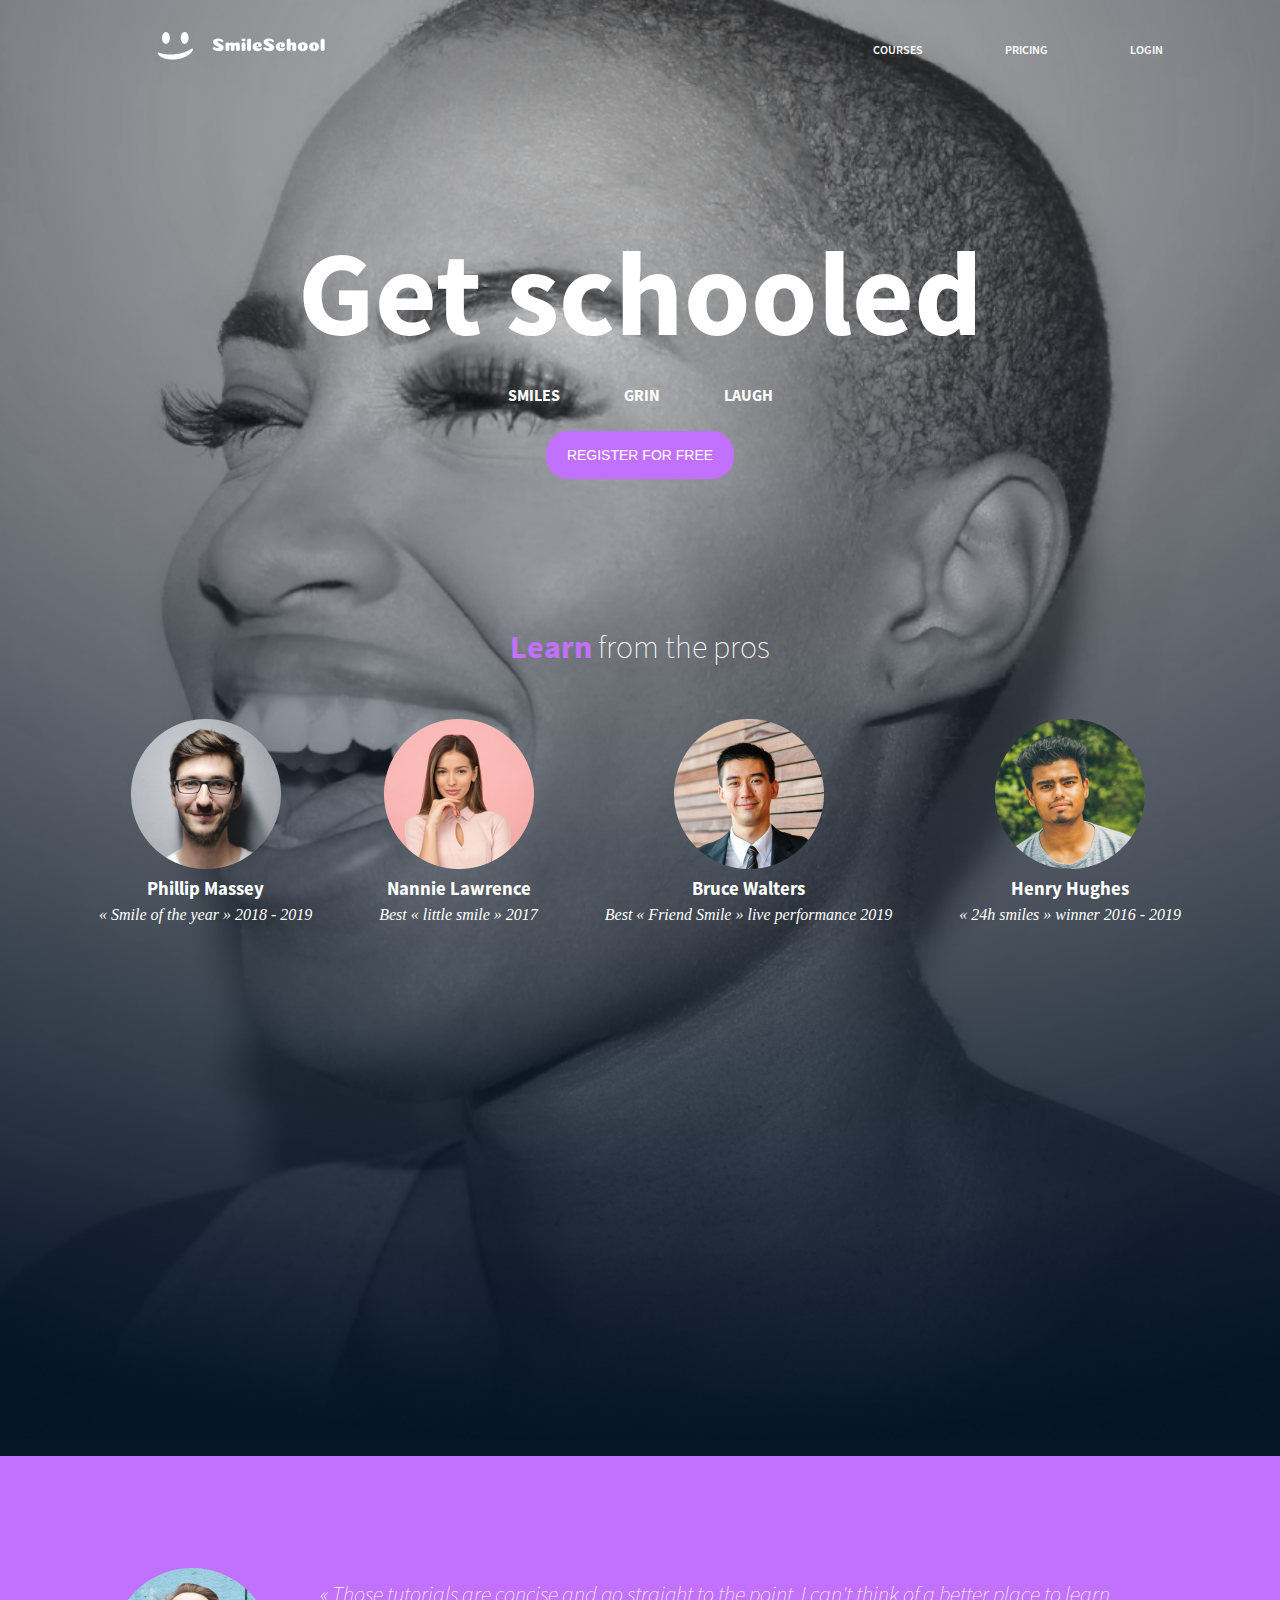
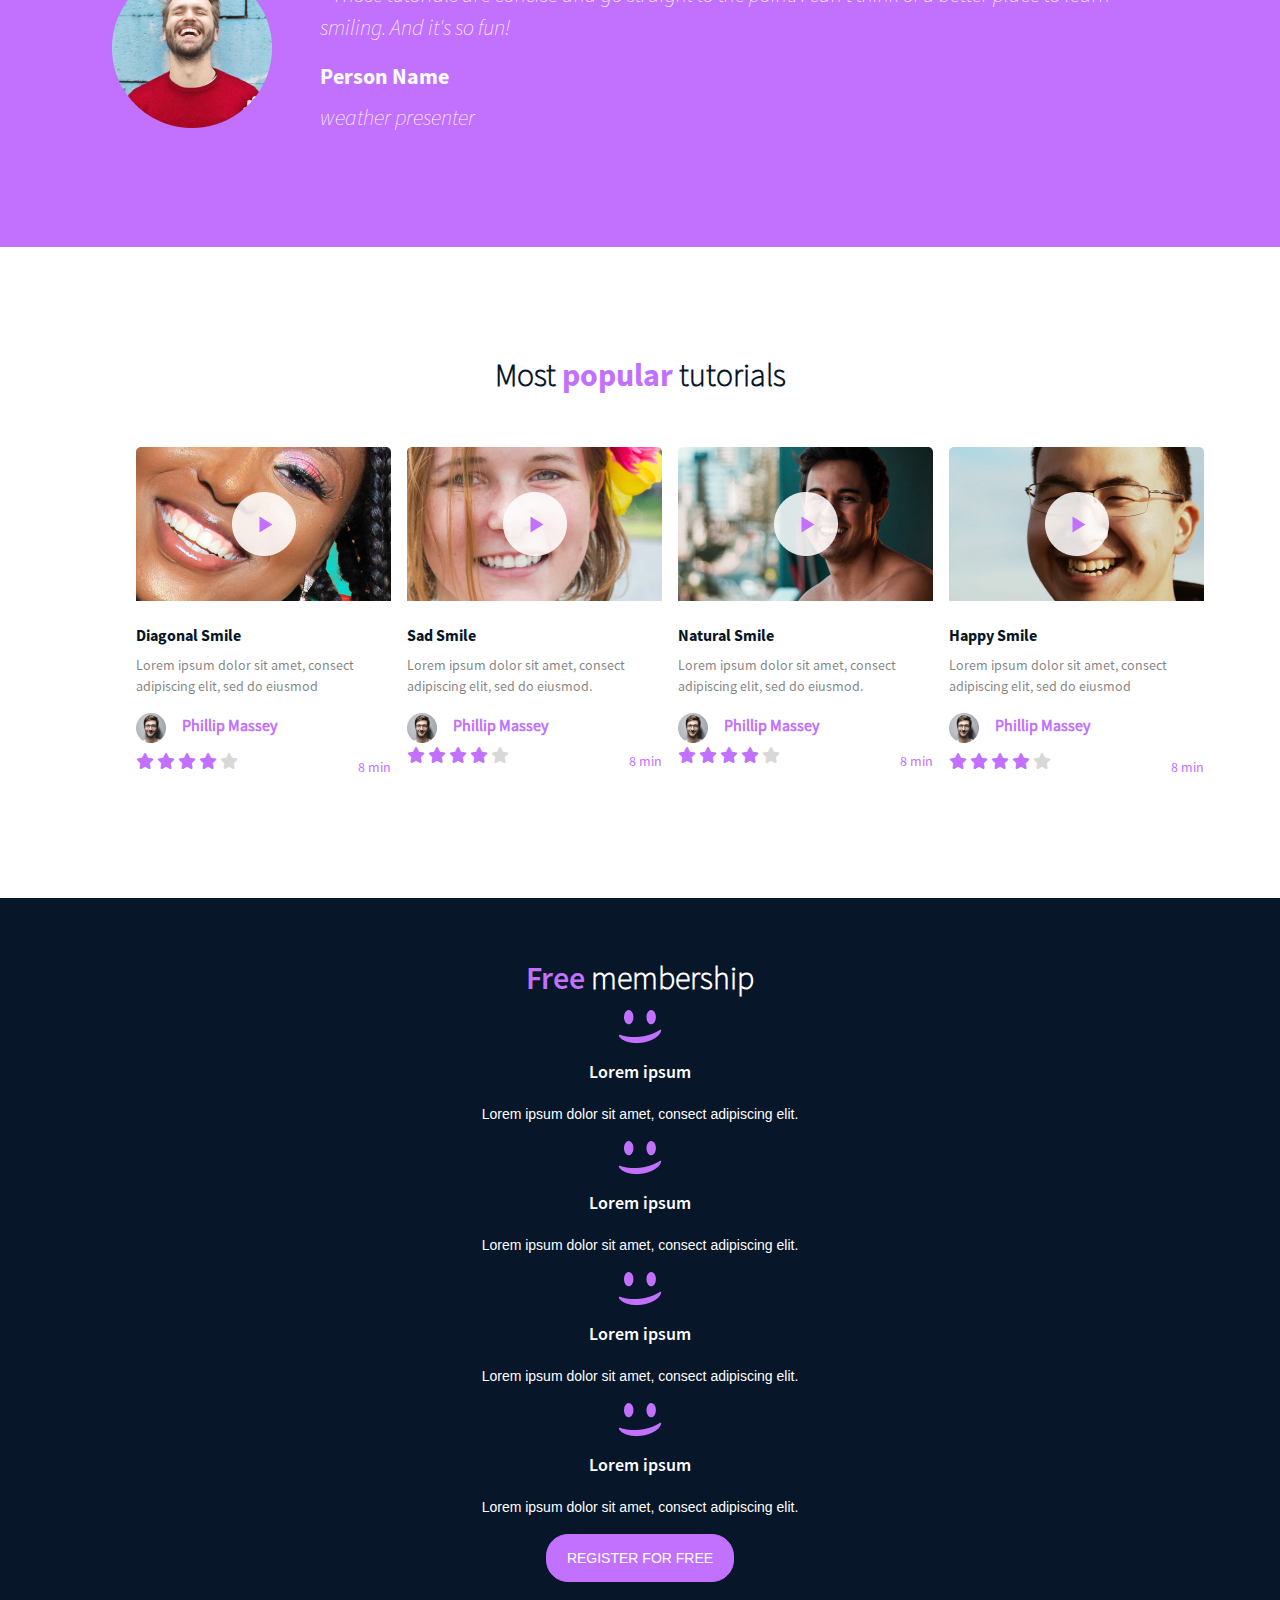
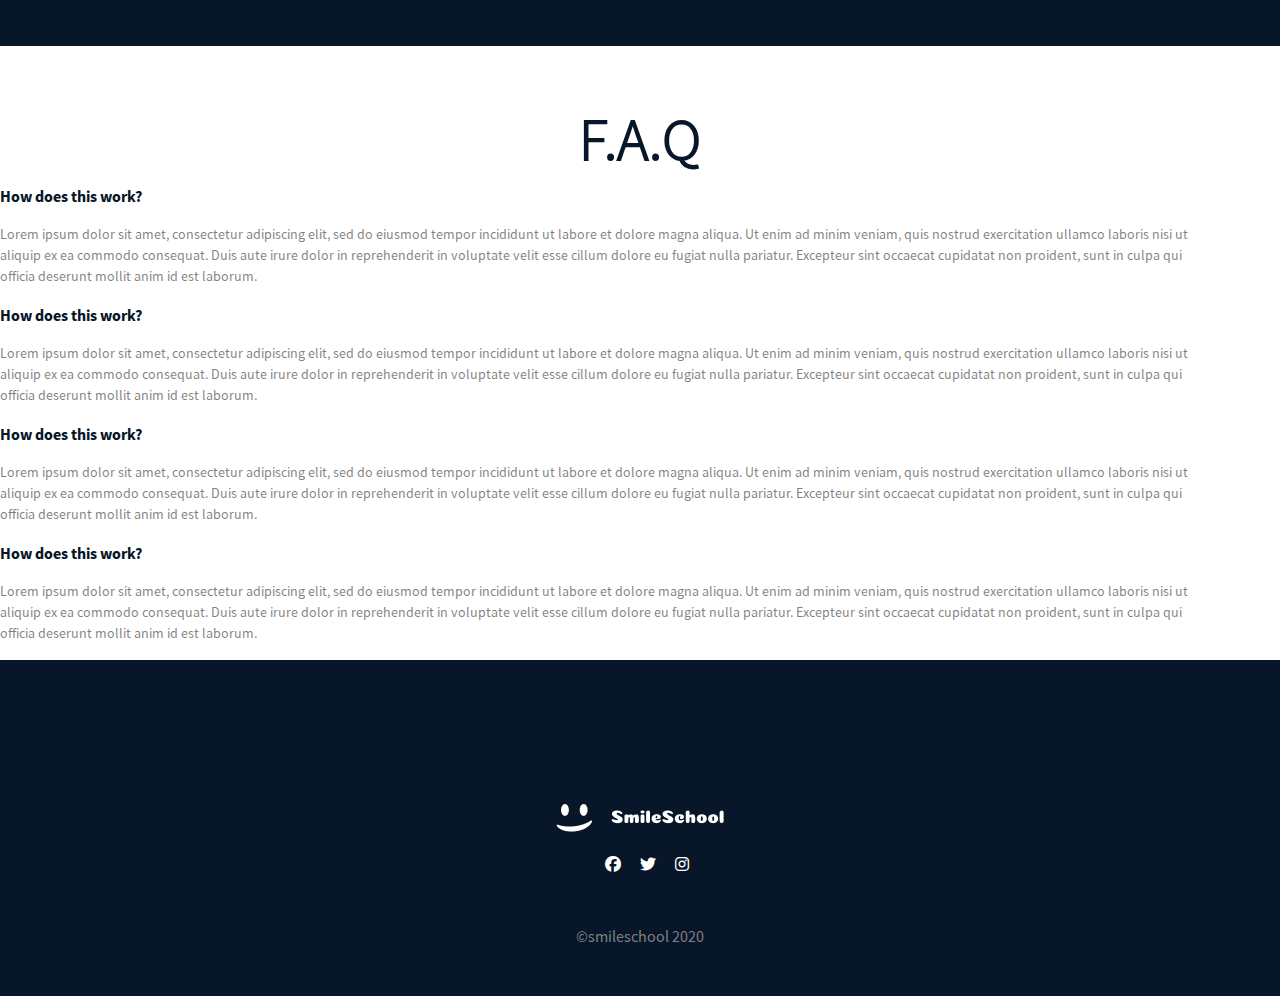
<file: css_advanced/index.html>
<!DOCTYPE html>
<html lang="en">
<head>
    <meta charset="UTF-8">
    <meta name="viewport" content="width=device-width, initial-scale=1.0">
    <title> Smile School</title>
    <link rel="icon" type="image/png" href="Resources/smile.png"/>
    <link rel="stylesheet" href="styles.css">
</head>
<body>
<div class="bg-image">
<header>
    <a href="index.html" class="heading">
            <img src="Resources/logo.png" alt="Smile School Logo">
    </a>
    <nav>
        <a href="courses.html" class="nav">COURSES</a>
        <a href="pricing.html" class="nav">PRICING</a>
        <a href="login.html" class="nav">LOGIN</a>   
    </nav>
</header>
<main>
    <section class ="banner">
        <article>
            <div class="overlay">
            <h1>Get schooled</h1>
            <div class="tags">
                <span>SMILES</span>
                <span>GRIN</span>
                <span>LAUGH</span>
            </div>
            </div>
            <button>REGISTER FOR FREE</button>
        </article>
        <section class ="teachers">
            <h2><span class="purple">Learn</span> <span>from the pros</span></h2>
            <article class="teacher-pics">
                <div class="phillip">
                    <figure>
                        <img src="Resources/phillip.png" alt="Phillip Massey">
                    </figure>
                    <h3>Phillip Massey</h3>
                    <p>&laquo; Smile of the year &raquo;
                    2018 - 2019</p>
                </div>
                <div class="nannie">
                    <figure>
                        <img src="Resources/nannielaw.png" alt="Nannie Lawrence">
                        
                    </figure>
                    <h3>Nannie Lawrence</h3>
                    <p>Best &laquo; little smile &raquo;
                    2017</p>
                </div>
                    <div class="Bruce">
                    <figure>
                        <img src="Resources/bruce.png" alt="Bruce Walters">
                        
                    </figure>
                    <h3>Bruce Walters</h3>
                    <p>Best &laquo; Friend Smile &raquo;
                    live performance 2019</p>
                </div>
                    <div class = "henry">
                    <figure>
                        <img src="Resources/henryh.png" alt="Henry Hughes">
                        
                    </figure>
                    <h3>Henry Hughes</h3>
                    <p>&laquo; 24h smiles &raquo; winner
                    2016 - 2019</p>
                    </div>
            </article>
        </section>
    </section>

    </div>
    <section class = "quote">
        <div>
        <figure>
            <img src="Resources/happpy man.png" alt="Happy man">
        </figure>
    </div>
        <article>
        <blockquote>
            <p>&laquo; Those tutorials are concise and go straight to the point. I can't think of a better place to learn smiling. And it's so fun!</p>
        
        </blockquote>
        <h3>Person Name</h3>
        <p>weather presenter</p>
        </article>
    </section>
    <section class = "videos">
        <h2>Most <span class="purple">popular</span> tutorials</h2>
        <div class="video-resources">
            <div class="diagonal-smile">
            <figure>
                <img src="Resources/video1.jpg" alt="Diagonal Smile Video Thumbnail">    
                
            </figure>
            <h3>Diagonal Smile</h3>
            <p>Lorem ipsum dolor sit amet, consect adipiscing elit, sed do eiusmod </p>
            <div class ="teacher">
                <figure>
                    <img src="Resources/phillip-avatar.png" alt="Phillip Massey">
                    
                </figure>
                <h4>Phillip Massey</h4>
            </div>
            <div class ="ratings">
                <div class="stars"> 
                <i class="fa-solid fa-star"></i>
                    <i class="fa-solid fa-star"></i>
                    <i class="fa-solid fa-star"></i>
                    <i class="fa-solid fa-star"></i>
                    <i class="fa-solid fa-star"></i>
                </div>
                <div class="time">
                <p>8 min</p>
                </div>
            </div>
            </div>
            <div class="sad-smile">
                <img src="Resources/video2.jpg" alt="Sad smile video Thumbnail">
                <h3>Sad Smile</h3>
                <p>Lorem ipsum dolor sit amet, consect adipiscing elit, sed do eiusmod.</p>
                <div class="teacher">
                    <img src="Resources/phillip-avatar.png" alt="Phillip Massey">
                    <h4>Phillip Massey</h4>
                </div>
                <div class="ratings">
                   <div class="stars"> 
                <i class="fa-solid fa-star"></i>
                    <i class="fa-solid fa-star"></i>
                    <i class="fa-solid fa-star"></i>
                    <i class="fa-solid fa-star"></i>
                    <i class="fa-solid fa-star"></i>
                </div>
                <div class="time">
                <p>8 min</p>
                </div>
            </div>
            </div>
            <div class ="natural-smile">
                <img src="Resources/video3.png" alt="Natural Smile Video Thumbnail">
                <h3>Natural Smile</h3>
                <p>Lorem ipsum dolor sit amet, consect adipiscing elit, sed do eiusmod.</p>
                <div class="teacher">
                    <img src="Resources/phillip-avatar.png" alt="Phillip Massey">
                    <h4>Phillip Massey</h4>
                </div>
                <div class="ratings">
                    <div class="stars"> 
                <i class="fa-solid fa-star"></i>
                    <i class="fa-solid fa-star"></i>
                    <i class="fa-solid fa-star"></i>
                    <i class="fa-solid fa-star"></i>
                    <i class="fa-solid fa-star"></i>
                </div>
                <div class="time">
                <p>8 min</p>
                </div>
            </div>
            </div>
            <div class ="happy-smile">
            <figure>
                <img src="Resources/video4.jpg" alt="Happy Smile Video Thumbnail">    
            </figure>
            <h3>Happy Smile</h3>
            <p>Lorem ipsum dolor sit amet, consect adipiscing elit, sed do eiusmod </p>
            <div class ="teacher">
                <figure>
                    <img src="Resources/phillip-avatar.png" alt="Phillip Massey">
                </figure>
                <h4>Phillip Massey</h4>
            </div>
            
            <div class ="ratings">
                   <div class="stars"> 
                <i class="fa-solid fa-star"></i>
                    <i class="fa-solid fa-star"></i>
                    <i class="fa-solid fa-star"></i>
                    <i class="fa-solid fa-star"></i>
                    <i class="fa-solid fa-star"></i>
                </div>
                <div class="time">
                <p>8 min</p>
                </div>
            </div>

            </div>
        </div>
    </section>
    <section class="membership">
        <h2><span class="purple">Free</span> membership</h2>
        <article>
            <div>
                <figure>
                    <img src="Resources/smile.png" alt="Membership">
                </figure>
                <h3>Lorem ipsum</h3>
                <p>Lorem ipsum dolor sit amet, consect adipiscing elit.</p>
            </div>
            <div>
                <figure>
                    <img src="Resources/smile.png" alt="Membership">
                </figure>
                <h3>Lorem ipsum</h3>
                <p>Lorem ipsum dolor sit amet, consect adipiscing elit.</p>
            </div>
            <div>
                <figure>
                    <img src="Resources/smile.png" alt="Membership">
                </figure>
                <h3>Lorem ipsum</h3>
                <p>Lorem ipsum dolor sit amet, consect adipiscing elit.</p>
            </div>
            <div>
                <figure>
                    <img src="Resources/smile.png" alt="Membership">
                </figure>
                <h3>Lorem ipsum</h3>
                <p>Lorem ipsum dolor sit amet, consect adipiscing elit.</p>
            </div>
        </article>
        <button>REGISTER FOR FREE</button>
    </section>
    <section class="faq">
        <h2>F.A.Q</h2>
        <article>
            <div>
               <h3>How does this work?</h3> 
               </div>
               <div>
               <p>Lorem ipsum dolor sit amet, consectetur adipiscing elit, sed do eiusmod tempor incididunt ut labore et dolore magna aliqua. Ut enim ad minim veniam, quis nostrud exercitation ullamco laboris nisi ut aliquip ex ea commodo consequat. Duis aute irure dolor in reprehenderit in voluptate velit esse cillum dolore eu fugiat nulla pariatur. Excepteur sint occaecat cupidatat non proident, sunt in culpa qui officia deserunt mollit anim id est laborum.</p>
            </div>
            <div>
               <h3>How does this work?</h3> 
               </div>
               <div>
               <p>Lorem ipsum dolor sit amet, consectetur adipiscing elit, sed do eiusmod tempor incididunt ut labore et dolore magna aliqua. Ut enim ad minim veniam, quis nostrud exercitation ullamco laboris nisi ut aliquip ex ea commodo consequat. Duis aute irure dolor in reprehenderit in voluptate velit esse cillum dolore eu fugiat nulla pariatur. Excepteur sint occaecat cupidatat non proident, sunt in culpa qui officia deserunt mollit anim id est laborum.</p>
            </div>
        </article>
        <article>
            <div>
               <h3>How does this work?</h3>
               </div>
               <div> 
               <p>Lorem ipsum dolor sit amet, consectetur adipiscing elit, sed do eiusmod tempor incididunt ut labore et dolore magna aliqua. Ut enim ad minim veniam, quis nostrud exercitation ullamco laboris nisi ut aliquip ex ea commodo consequat. Duis aute irure dolor in reprehenderit in voluptate velit esse cillum dolore eu fugiat nulla pariatur. Excepteur sint occaecat cupidatat non proident, sunt in culpa qui officia deserunt mollit anim id est laborum.</p>
            </div>
            <div>
               <h3>How does this work?</h3> 
               </div>
               <div>
               <p>Lorem ipsum dolor sit amet, consectetur adipiscing elit, sed do eiusmod tempor incididunt ut labore et dolore magna aliqua. Ut enim ad minim veniam, quis nostrud exercitation ullamco laboris nisi ut aliquip ex ea commodo consequat. Duis aute irure dolor in reprehenderit in voluptate velit esse cillum dolore eu fugiat nulla pariatur. Excepteur sint occaecat cupidatat non proident, sunt in culpa qui officia deserunt mollit anim id est laborum.</p>
            </div>
        </article>
    </section>
</main>
<footer>
    <section>
        <article>
            <figure>
                <img src="Resources/logo.png" alt="Smile School Logo">
            </figure>
            <div>
                 <i class="fa-brands fa-facebook"></i>
                    <i class="fa-brands fa-twitter"></i>
                    <i class="fa-brands fa-instagram"></i>
            </div>
        </article>
        <p>&copy;smileschool 2020</p>
    </section>
</footer>
</body>
</html>
</file>
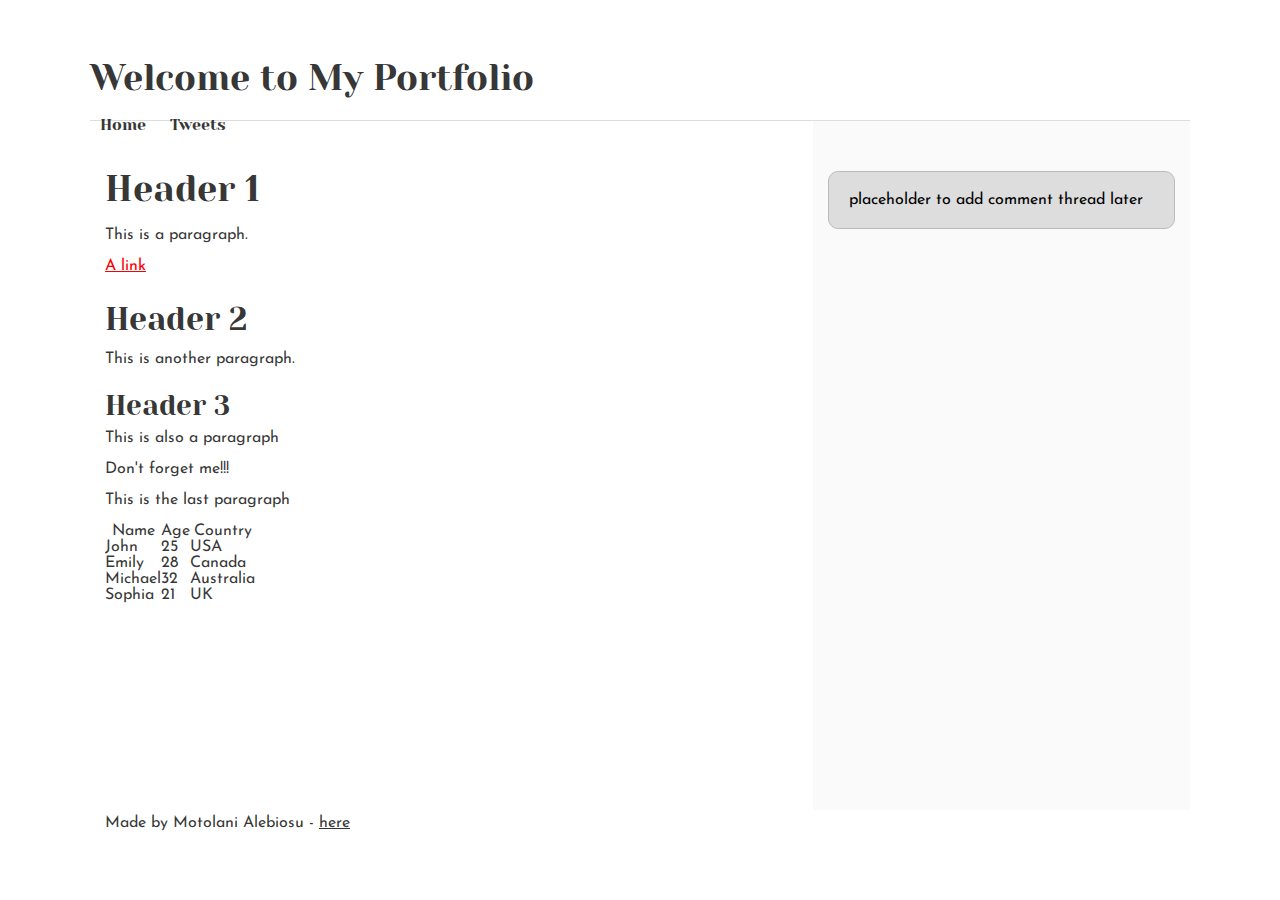
<file: css_basic/index.html>
<!DOCTYPE html>
<html lang ="en">
    <head>
        <meta charset="utf-8"> 
        <meta name="viewport" content="width=device-width, initial-scale=1.0">    
        <title>
My Portfolio
        </title>
        <link href="base.css" rel="stylesheet">
        <link href="styles.css" rel="stylesheet">
    </head>
    <body>
        <header>
            <h1>Welcome to My Portfolio</h1>
            <nav>
                <ul>
                <li><a href="index.html">Home</a></li>
                <li><a href="tweets.html">Tweets</a></li>
            </ul>
            </nav>
            
        </header>
       <main>
         <article><h1>Header 1</h1>
        <p>This is a paragraph.</p>
        <a href="https://i.ibb.co/gTDZZT8/ALX-Logo-07.png">A link</a>

        <h2>Header 2</h2>
        <p>This is another paragraph.</p>
        <h3>Header 3</h3>
        <p> This is also a paragraph</p>
        <p>Don't forget me!!!</p>
        <p>This is the last paragraph</p>
    <table>
        <thead>
    <tr>
<th>Name</th>
<th>Age</th>
<th>Country</th>    
</tr>
</thead>
<tbody>
<tr>
    <td>
        John
    </td>
    <td>25</td>
<td>USA</td>
</tr>
<tr>
    <td>Emily</td>
<td>28</td>
<td>Canada</td>
</tr>
<tr>
<td>Michael
</td>
<td>32</td>
<td>Australia</td>
</tr>    
<tr>
    <td>Sophia</td>
    <td>21</td>
    <td>UK</td>
</tr>
</tbody>
</table>    
    </article>
        <aside>
            <p>placeholder to add comment thread later</p>
    </aside>
    </main>
    <footer>
        <p>Made by Motolani Alebiosu - <a href="www.sites.google.com/view/motolani-alebiosu" target="_blank">here</a></p>
    </footer>
    </body>
</html>
</file>
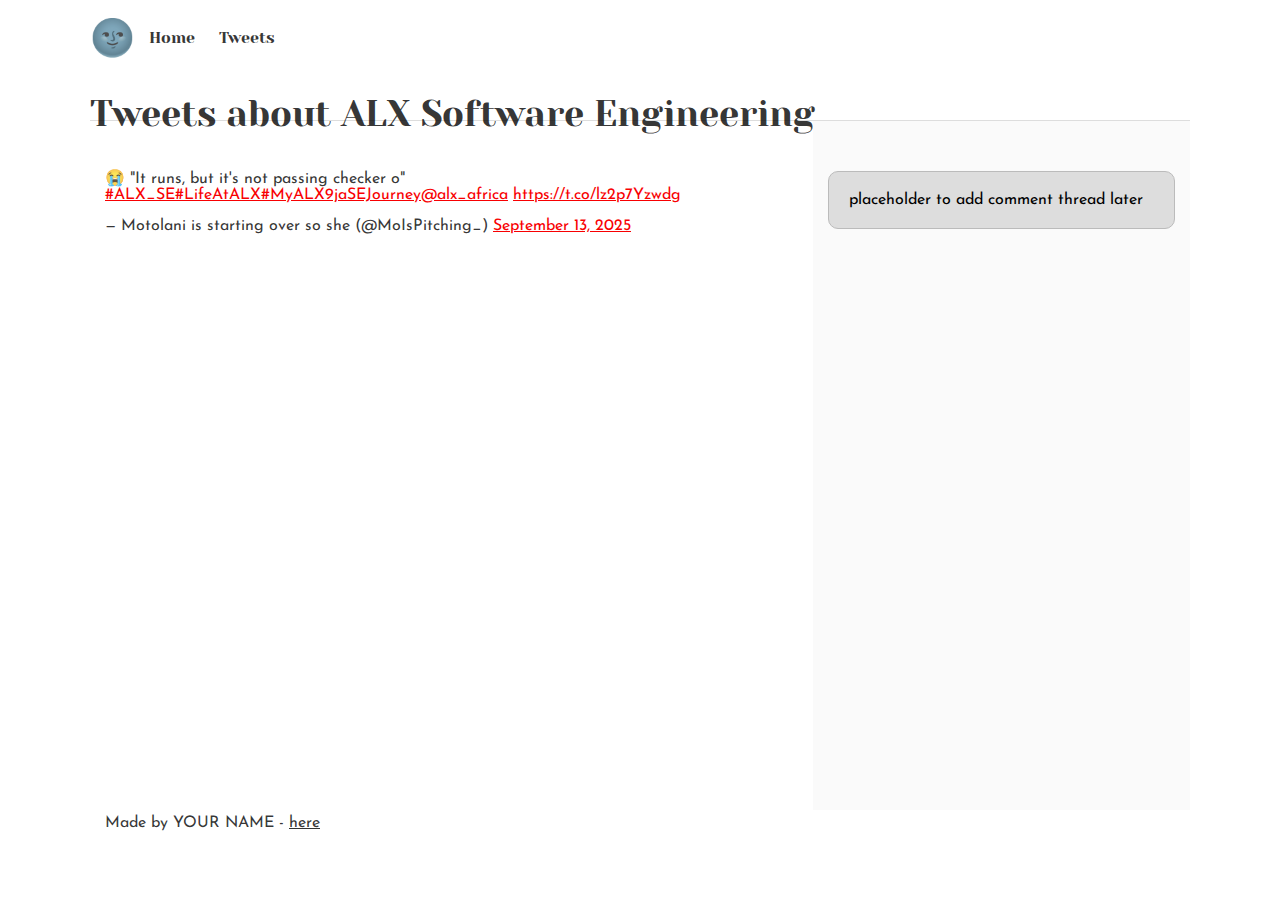
<file: css_basic/tweets.html>
<!DOCTYPE html>
<html lang="en">
    <head>
        <meta charset="utf-8">
        <meta name="viewport" content="width=device-width, initial-scale=1.0">
        <title> Tweets </title>
        <link href="base.css" rel="stylesheet">
        <link href="styles.css" rel="stylesheet">
        <script async src="https://platform.twitter.com/widgets.js" charset="utf-8"></script>
    </head>
<body  class="works_on_smartphone">
    <header>       
        
        <nav>
            <ul>
                <li class="logo">🌚</li>
             <li><a href = "index.html">Home</a></li>
             <li><a href="tweets.html">Tweets</a> </li>
            </ul>
        </nav>
        <h1>Tweets about ALX Software Engineering</h1>
    </header>
    <main>
        <article>
                <blockquote class="twitter-tweet">
                <p lang="en" dir="ltr">😭 &quot;It runs, but it&#39;s not passing checker o&quot; <a href="https://twitter.com/hashtag/ALX_SE?src=hash&amp;ref_src=twsrc%5Etfw">#ALX_SE</a><a href="https://twitter.com/hashtag/LifeAtALX?src=hash&amp;ref_src=twsrc%5Etfw">#LifeAtALX</a><a href="https://twitter.com/hashtag/MyALX9jaSEJourney?src=hash&amp;ref_src=twsrc%5Etfw">#MyALX9jaSEJourney</a><a href="https://twitter.com/alx_africa?ref_src=twsrc%5Etfw">@alx_africa</a> <a href="https://t.co/lz2p7Yzwdg">https://t.co/lz2p7Yzwdg</a></p><p>&mdash; Motolani is starting over so she (@MoIsPitching_) <a href="https://twitter.com/MoIsPitching_/status/1966951454742348249?ref_src=twsrc%5Etfw">September 13, 2025</a></p>
                </blockquote>
        </article>
        <aside>
            <p>placeholder to add comment thread later</p>
        </aside>
    </main>
    <footer>
        <p>Made by YOUR NAME - <a href="ANY LINK" target="_blank">here</a></p>
    </footer>
 </body>
</html>
</file>
<file: css_basic/base.css>
/* Importing webfonts */
/* (If you're learning CSS, you should disregard that) */

@import url(https://fonts.googleapis.com/css?family=Yeseva+One);
@import url(https://fonts.googleapis.com/css?family=Josefin+Sans:400,700,700italic,400italic);


/* CSS reset rules */

html, body {
	height: 100%;
	min-height: 100%;
}
html, body, div, span, applet, object, iframe,
h1, h2, h3, h4, h5, h6, p, blockquote, pre,
a, abbr, acronym, address, big, cite, code,
del, dfn, img, ins, kbd, q, s, samp,
small, strike, sub, sup, tt, var,
b, u, i, center,
dl, dt, dd,
fieldset, form, label, legend,
table, caption, tbody, tfoot, thead, tr, th, td,
article, aside, canvas, details, embed, 
figure, figcaption, footer, header, hgroup, 
menu, nav, output, ruby, section, summary,
time, mark, audio, video {
	margin: 0;
	padding: 0;
	border: 0;
	font-size: 100%;
	font: inherit;
	vertical-align: baseline;
}
/* HTML5 display-role reset for older browsers */
article, aside, details, figcaption, figure, 
footer, header, hgroup, menu, nav, section {
	display: block;
}
body {
	line-height: 1;
}
blockquote, q {
	quotes: none;
}
blockquote:before, blockquote:after,
q:before, q:after {
	content: '';
	content: none;
}
table {
	border-collapse: collapse;
	border-spacing: 0;
}


/* Fonts and colors */

body {
	font-family: 'Josefin Sans', serif;
	color: rgba(0, 0, 0, 0.8);
}
h1, h2, h3, h4, h5, h6, header {
	font-family: 'Yeseva One', sans-serif;
}
article {
}
header {
	border-bottom: 1px solid rgb(221,221,221);
	transition: border-bottom-color 1s ease;
}
header a {
	color: rgba(0, 0, 0, 0.8);
}
aside {
	background: #FAFAFA;
}
aside p {
	border: 1px solid #bbb;
	background: #ddd;
	color: black;
}
footer a {
	color: rgba(0, 0, 0, 0.8);
}
a {
	color: #F80002;
}


/* Positioning and margins */

@media (min-width: 1100px) {
	body {
		width: 1100px;
		margin: 0 auto;
	}
}

article {
	padding: 50px 15px;
}
article > *:first-child {
	margin-top: 0;
}
aside {
	padding: 50px 15px;
}
header .right {
	float: right;
	margin: 0 10px 15px;
}


/* Header */
header {
	padding: 20px 0;
	height: 80px;
}
header ul {
	list-style: none;
	margin: 0;
	padding: 0;
}
header li {
	display: inline;
	vertical-align:middle;
}
header li:first-child {
	margin: 0;
}
header li a {
	margin: 0 10px;
}
header li.logo {
	font-size: 36px;
}
header a {
	text-decoration: none;
}


/* Aside */

aside p {
	border-radius: 10px;
	padding: 20px 20px;
}


/* Footer */

footer {
	padding: 5px 15px;
	height: 80px;
}


/* Text styles and margins */

p {
	margin-bottom: 15px;
}
h1 {
	font-size: 36px;
	margin: 40px 0 20px;
}
h2 {
	font-size: 32px;
	margin: 30px 0 15px;
}
h3 {
	font-size: 28px;
	margin: 25px 0 10px;
}
h4 {
	font-size: 20px;
	font-weight: bold;
	margin: 20px 0 10px;
}
h5 {
	font-size: 18px;
	font-weight: bold;
	margin: 15px 0 10px;
}
h6 {
	font-weight: bold;
	margin: 5px 0;
}

@media (max-width: 800px) {
  body.works_on_smartphone {
  	display: block;
  }
  body.works_on_smartphone main {
  	display: block;
  }
  header .right {
  	float: none;
  }
}
</file>
<file: css_basic/styles.css>
body, main {
    display :flex;
}
body {
flex-direction: column;
}
main{
    flex-direction: row;
    flex: auto;
}
article {
    flex: 2;
}
aside {
    flex: 1;
}

article, aside {
    overflow-y: auto
}
</file>
<file: css_advanced/styles.css>
@import url('https://cdnjs.cloudflare.com/ajax/libs/font-awesome/6.5.1/css/all.min.css');

@font-face {
    font-family: "source-sans-pro-bold";
    src: url("Resources/source-sans-pro/SourceSansPro-Bold.otf") format('truetype');
    font-weight: bold;
}
@font-face {
    font-family: "source-sans-pro-semibold";
    src: url("Resources/source-sans-pro/SourceSansPro-Semibold.otf") format('truetype');
    font-weight: 600;
}
@font-face {
    font-family: "source-sans-pro-light";
    src: url("Resources/source-sans-pro/SourceSansPro-Light.otf") format('truetype');
    font-weight: 300;
}
@font-face {
    font-family: "source-sans-pro-extralight";
    src: url("Resources/source-sans-pro/SourceSansPro-ExtraLight.otf") format("truetype");
    font-weight: 100;
    font-style: normal;
}
@font-face {
    font-family: "source-sans-pro";
    src: url("Resources/source-sans-pro/SourceSansPro-Regular.otf") format('truetype');
    font-weight: normal;
    font-style: normal;
}
@font-face {
    font-family: "source-sans-pro-italic";
    src: url("Resources/source-sans-pro/SourceSansPro-It.otf") format('truetype');
    font-weight: normal;
    font-style: italic;
}
@font-face {
    font-family: "source-sans-pro-extralight-italic";
    src: url("Resources/source-sans-pro/SourceSansPro-ExtraLightIt.otf") format("truetype");
    font-weight: 50;
    font-style: italic;
}
*{
    text-align: center;
    margin: 0;
    padding: 0;
    box-sizing: border-box;
}
body{
    margin: 0;
  font-family: "source-sans-pro", "Helvetica Neue", Arial, sans-serif;
  line-height: 1.5;
  color: #fff;
  background-color: #071629;
}

.bg-image{
    background-image: url("Resources/background.png");
     background-size: cover;                   
      background-position: center;              
      background-repeat: no-repeat;
        height: 160vh;
        padding: 2rem;
        flex-direction: column;
        position: relative;
  align-items: center;
  justify-content: center;
  text-align: center;
  color: white;
  font-family: "source-sans-pro-bold", sans-serif;
}
/* Header styles */
header {
  display: flex;
  justify-content: space-between;
  align-items: center;
  padding: 0 65px;
  font-family: "source-sans-pro-semibold", sans-serif;
  font-size: 12px;
}

header a {
  color: #fff;
  text-decoration: none;
  font-weight: 600;
  margin-left: 60px;
  margin-right: 20px;
}

header a:focus,
header a:hover {
  text-decoration: underline;
}

.overlay{
    color: white;
    font-family: "source-sans-pro-bold", sans-serif;
    margin-top: 8.5rem;
}

h1{
    font-size: 7.5rem;
    margin-bottom: 0;
}

h1 + .tags{
    font-size: 1rem;
    display: flex;
    justify-content: center;
    gap: 4rem;
    margin-top: 0;
    text-transform: uppercase;
}
.teacher-pics p{
    font-family: "source-san-pro";
    font-style: italic;
}

button{
    background: #C271FF;
    color: #fff;
    border: solid 1px #C271FF;
   padding: 15px 20px;
   border-radius: 22px;
   font-size: 0.875rem;
   cursor: pointer;
   display: block;
    margin: 0 auto;
    margin-top: 1.5rem;
}


.purple{
    color: #C271FF
}

.teachers > h2{
    margin-top: 9rem;
    font-size: 2rem;
}
.teachers > h2 span:last-of-type {
 font-family: "source-sans-pro-extralight", sans-serif;
 font-weight: normal;
}

.teacher-pics{
    display: flex;
    flex-direction: row;
    justify-content: space-evenly;
    align-items: flex-end;
    margin-top: 3rem;
}

.quote{
    font-family: "source-sans-pro-light", sans-serif;
    font-size: 1.125rem;
    margin-top: 1rem;
    background-color: #C271FF;
    display: flex;
    padding: 7rem;
    flex-direction: row;
    align-items: center;
    justify-content: space-between;
}

.quote p{
    text-align: left;
    font-style: normal;
    font-family: "source-sans-pro", sans-serif;
    line-height: 1.5;
    font-size: 1.375rem;
    padding-left: 3rem;
}
.quote h3{
    font-family: "source-sans-pro-bold", sans-serif;
    font-size: 1.375rem;
    margin-top: 1rem;
    text-align: left;
    padding-left: 3rem;
}
 .quote article p:last-of-type{
    font-family: "source-sans-pro-extralight-italic", sans-serif;
    font-size: 1.375rem;
    margin-top: 0.5rem;
 }

 .videos{
    background-color: white;
    color: #071629;
    padding: 6.5rem 8.5rem;  
 }

.videos h2{
        font-family: "source-sans-pro-extralight", sans-serif;
        font-size: 2rem;
        margin-bottom: 3rem;
        }

.videos h2 span:first-of-type{
    font-family: "source-sans-pro-bold", sans-serif;
}

.video-resources{
     display: flex;
    flex-direction: row;
    justify-content: space-evenly;
    text-align: left;
    gap: 1rem;
}
.video-resources h3{
    font-family: "source-sans-pro-bold", sans-serif;
    font-size: 1rem;
    text-align: left;
    margin-top: 1rem;
    
}

.video-resources p{
    font-family: "source-sans-pro", sans-serif;
    font-size: 0.875rem;
    margin-top: 0.5rem;
    margin-bottom: 1rem;
    line-height: 1.5;
    text-align: left;
     color: rgba(0, 0, 0, 0.5)
}
.teacher{
    display: flex;
    flex-direction: row;
    align-items: left;
    gap: 1rem;
    color: #C271FF;
   
    
}

.ratings{
    display: flex;
    flex-direction: row;
    justify-content: space-between;
}
.stars i{
    color: #C271FF;
    padding: 0;
    margin: 0;
}
.stars i:last-of-type{
    color: #D8D8D8
}
.time{
    color: #C271FF;
    font-size: 0.875rem;
    font-family: "source-sans-pro-semibold", sans-serif;
}
.time p{
    color: #C271FF;
}
.membership{
    padding: 4rem 4.5rem;  
    line-height: 2rem;
   
}
.membership h2 span:first-of-type{
    font-family: "source-sans-pro-semibold", sans-serif;
}

.membership h2{
    font-family: "source-sans-pro-extralight", sans-serif;
    font-size: 2rem;
    margin-bottom: 1rem;
}

.membership h3{
    font-family: "source-sans-pro-semibold", sans-serif;
    font-size: 18px;
    margin-bottom: 1rem;
}
.membership p{
    font-family: "source-sans-extralight", sans-serif;
    font-size: 0.875rem;
    margin-bottom: 1rem;
    line-height: 1.5;
    text-align: center;
}
.membership-benefits{
    display: flex;
    flex-direction: row;
    justify-content: space-between;
    text-align: center;
    
}

.benefit{
    padding: 3.9rem;
}

.membership button{
    margin-top: 1rem;
    padding: 15px 20px;
    font-size: 0.875rem;}

.faq{
    background-color: white;
    color: #071629;
    
}
.faq h2{
    font-family: "source-sans-pro-light", sans-serif;
    font-size: 3.75rem;
    color: #071629;
    padding-top: 3rem;
    
}

.faq h3{
    font-family: "source-sans-pro-bold", sans-serif;
    font-size: 1em;
    margin-bottom: 1rem;
    text-align: left;
}
.faq p{
    font-family: "source-sans-pro", sans-serif;
    font-size: 0.875rem;
    text-align: left;
    padding-bottom: 1rem;
    padding-right: 5rem;
     color: rgba(0, 0, 0, 0.5)
}

.faq-articles{
    display: flex;
    flex-direction: row;
    justify-content: space-evenly;
    padding: 3rem 8.5rem;  
    
}
.faq .row{
    padding: 3rem;
}
footer section{
    padding: 9rem 9rem 0;
}

.footer{
    display: flex;
    justify-content: space-between;
}
footer p{
    text-align: center;
    padding-top: 3rem;
    padding-bottom: 3rem;
    font-size: 0.75;
    color: grey;
    font-family: "source-sans-pro";
}

.fa-brands{
    width: 30px;
    height: 30px;
    padding: 1rem;
}
</file>
